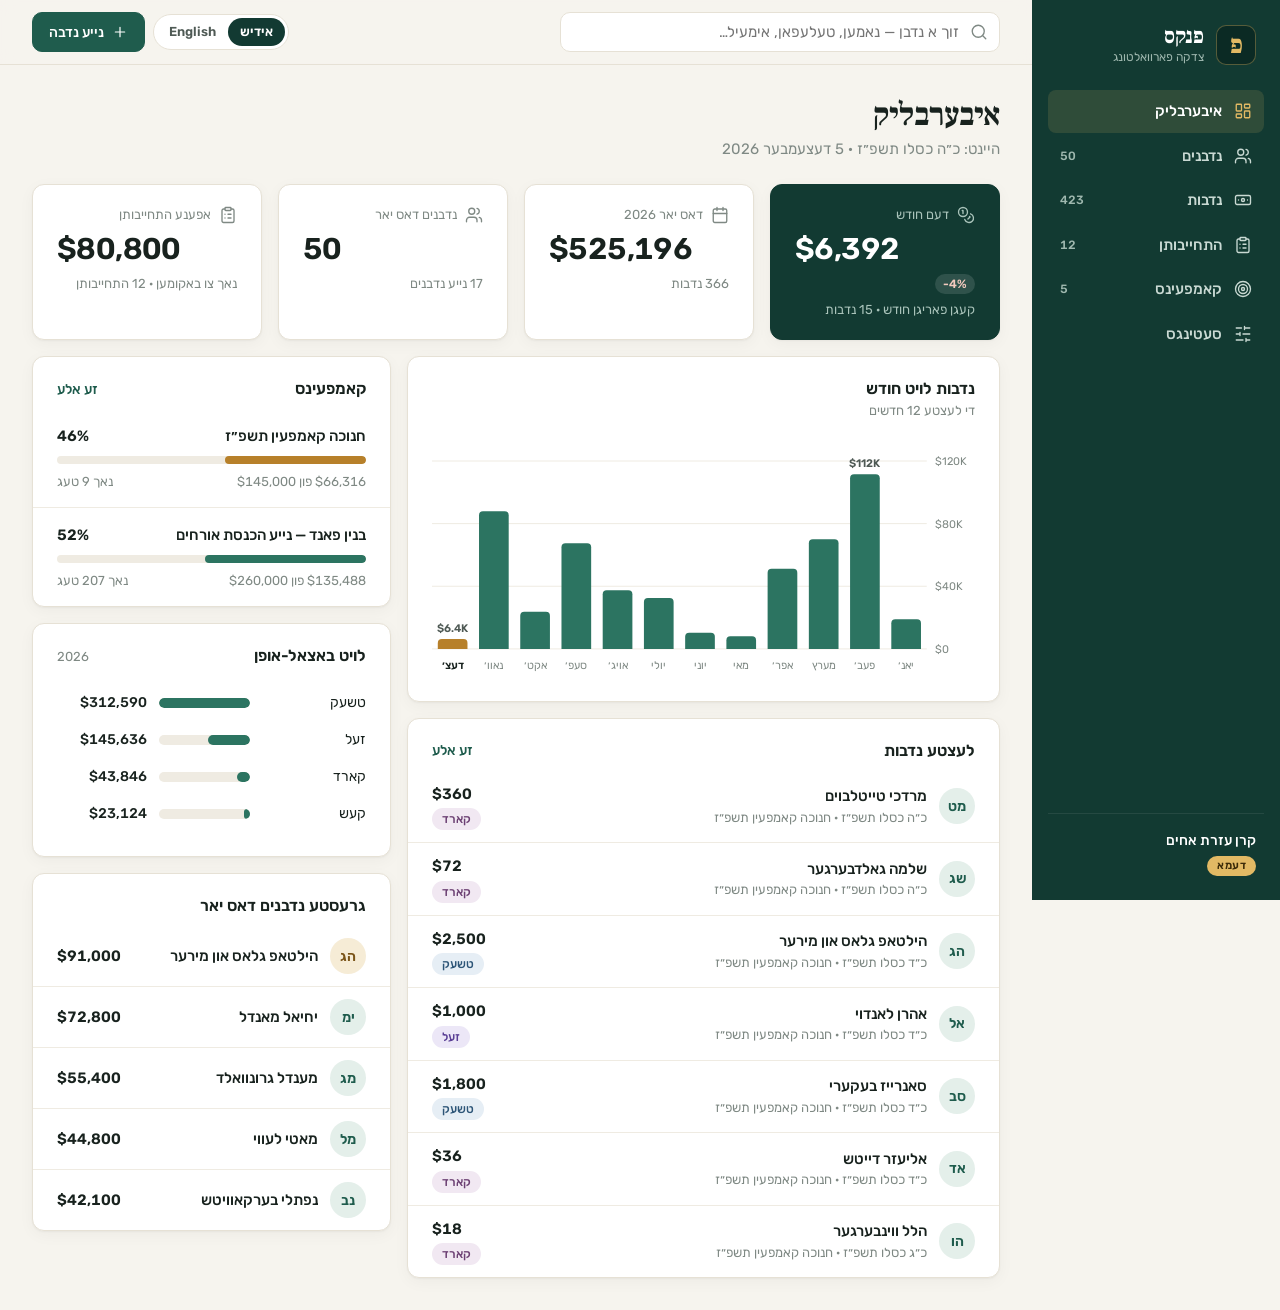
<file: demo/index.html>
<!doctype html>
<html lang="yi" dir="rtl">
<head>
<meta charset="utf-8">
<meta name="viewport" content="width=device-width, initial-scale=1, viewport-fit=cover">
<meta name="theme-color" content="#123A32">
<title>פנקס · Pinkas — Tzedakah Manager (Demo)</title>
<meta name="description" content="Pinkas: a bilingual Yiddish / English tzedakah and donations manager. Demo.">
<link rel="icon" href="data:image/svg+xml,%3Csvg xmlns='http://www.w3.org/2000/svg' viewBox='0 0 64 64'%3E%3Crect width='64' height='64' rx='14' fill='%23123A32'/%3E%3Ctext x='32' y='46' font-size='40' text-anchor='middle' fill='%23E2B964' font-family='serif'%3E%D7%A4%3C/text%3E%3C/svg%3E">
<link rel="preconnect" href="https://fonts.googleapis.com">
<link rel="preconnect" href="https://fonts.gstatic.com" crossorigin>
<link href="https://fonts.googleapis.com/css2?family=Frank+Ruhl+Libre:wght@500;700&family=Rubik:wght@400;500;600;700&display=swap" rel="stylesheet">
<link rel="stylesheet" href="app.css?v=1794808341">
</head>
<body>
<div id="app"></div>
<div id="modal-root"></div>
<div id="toast-root" aria-live="polite"></div>
<script src="app.js?v=1794808341"></script>
</body>
</html>
</file>
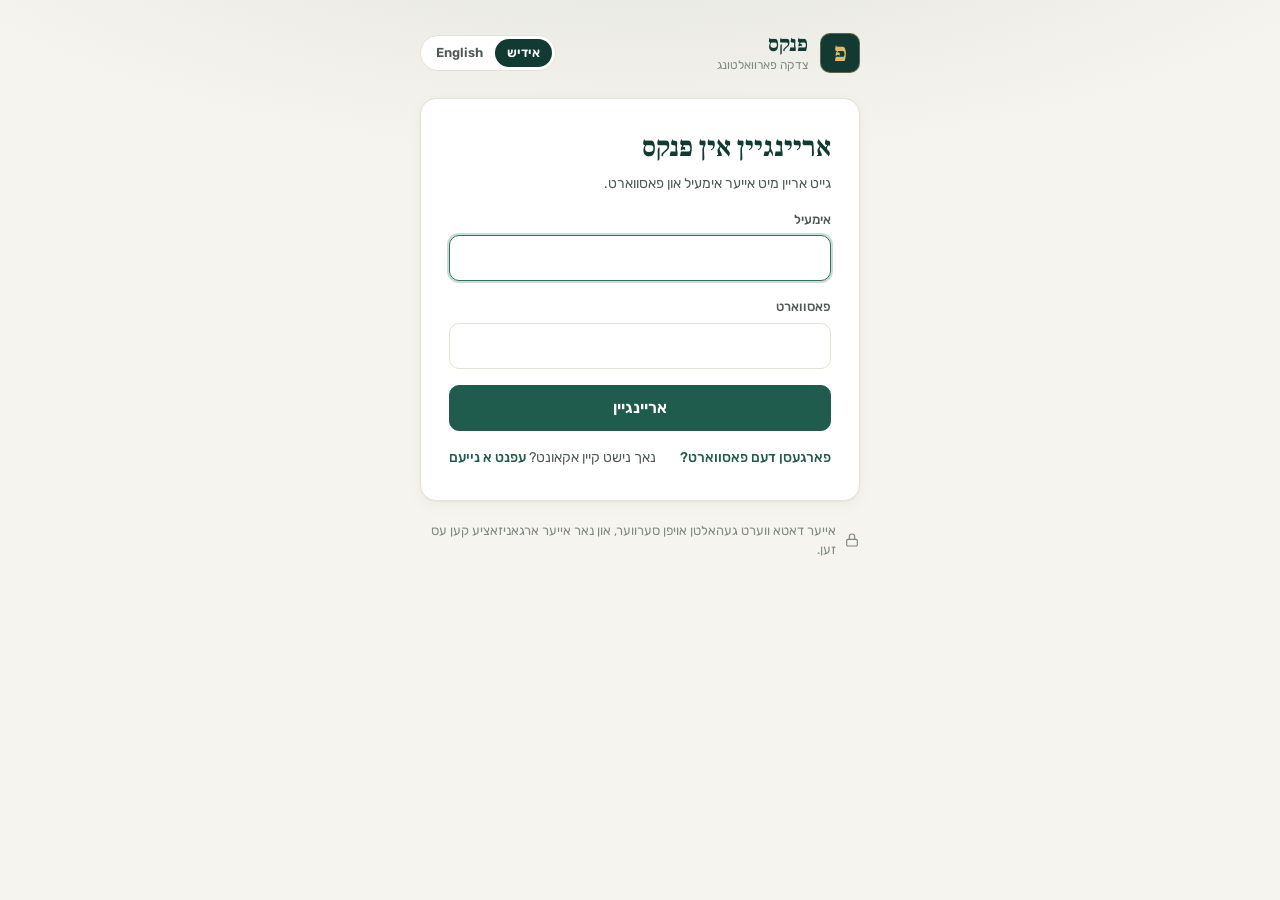
<file: full/index.html>
<!doctype html>
<html lang="yi" dir="rtl">
<head>
<meta charset="utf-8">
<meta name="viewport" content="width=device-width, initial-scale=1, viewport-fit=cover">
<meta name="theme-color" content="#123A32">
<title>פנקס · Pinkas — Tzedakah Manager</title>
<meta name="description" content="Pinkas: a bilingual Yiddish / English tzedakah and donations manager, with accounts and shared data.">
<link rel="icon" href="data:image/svg+xml,%3Csvg xmlns='http://www.w3.org/2000/svg' viewBox='0 0 64 64'%3E%3Crect width='64' height='64' rx='14' fill='%23123A32'/%3E%3Ctext x='32' y='46' font-size='40' text-anchor='middle' fill='%23E2B964' font-family='serif'%3E%D7%A4%3C/text%3E%3C/svg%3E">
<link rel="preconnect" href="https://fonts.googleapis.com">
<link rel="preconnect" href="https://fonts.gstatic.com" crossorigin>
<link href="https://fonts.googleapis.com/css2?family=Frank+Ruhl+Libre:wght@500;700&family=Rubik:wght@400;500;600;700&display=swap" rel="stylesheet">
<link rel="stylesheet" href="app.css?v=1794810193">
</head>
<body>
<div id="app"></div>
<div id="modal-root"></div>
<div id="toast-root" aria-live="polite"></div>
<script src="supabase.js?v=2.119.0"></script>
<script src="app.js?v=1794810193"></script>
</body>
</html>
</file>
<file: demo/app.css>
:root{
  --bg:#F6F4EE; --surface:#FFFFFF; --surface-2:#FBFAF6;
  --ink:#18221E; --ink-2:#4F5A55; --ink-3:#7F8984;
  --line:#E6E1D5; --line-2:#EFEBE2;
  --brand:#123A32; --brand-2:#1F5C4D; --brand-3:#2C7461; --brand-soft:#E4EFEA;
  --gold:#B7802A; --gold-2:#E2B964; --gold-soft:#F6ECD6;
  --danger:#B23E2B; --danger-soft:#F8E4DF;
  --warn:#9A6A12; --warn-soft:#FBEFD5;
  --r:12px; --r-sm:8px;
  --shadow:0 1px 2px rgba(24,34,30,.04),0 4px 16px rgba(24,34,30,.04);
  --font:'Rubik',system-ui,-apple-system,'Segoe UI',Arial,sans-serif;
  --serif:'Frank Ruhl Libre',Georgia,'Times New Roman',serif;
  --side:248px;
}
*{box-sizing:border-box}
[hidden]{display:none!important}
html,body{margin:0;padding:0}
body{font-family:var(--font);background:var(--bg);color:var(--ink);font-size:15px;line-height:1.5;-webkit-font-smoothing:antialiased;-webkit-tap-highlight-color:transparent}
button,input,select,textarea{font:inherit;color:inherit}
a{color:var(--brand-2);text-decoration:none}
svg.i{width:18px;height:18px;flex:none;stroke:currentColor;fill:none;stroke-width:1.8;stroke-linecap:round;stroke-linejoin:round}
[dir=rtl] .flip{transform:scaleX(-1)}
.num{font-variant-numeric:tabular-nums;direction:ltr;unicode-bidi:isolate}
.muted{color:var(--ink-3)}
.sr{position:absolute;width:1px;height:1px;overflow:hidden;clip:rect(0 0 0 0)}

/* ---------- shell ---------- */
.shell{display:grid;grid-template-columns:var(--side) 1fr;min-height:100vh}
.side{background:var(--brand);color:#DCE7E2;position:sticky;top:0;height:100vh;display:flex;flex-direction:column;padding:24px 16px}
.logo{display:flex;align-items:center;gap:12px;padding:0 8px 24px}
.logo-mark{width:40px;height:40px;border-radius:10px;background:#0B2A24;display:grid;place-items:center;font-family:var(--serif);font-weight:700;font-size:26px;color:var(--gold-2);line-height:1;border:1px solid rgba(226,185,100,.35)}
.logo-name{font-family:var(--serif);font-size:22px;font-weight:700;color:#fff;line-height:1.1}
.logo-sub{font-size:12px;color:#9FB8AF}
.nav{display:flex;flex-direction:column;gap:2px}
.nav a{display:flex;align-items:center;gap:12px;padding:10px 12px;border-radius:var(--r-sm);color:#C9D9D3;font-weight:500}
.nav a:hover{background:rgba(255,255,255,.06);color:#fff}
.nav a.on{background:rgba(226,185,100,.14);color:#fff}
.nav a.on svg{color:var(--gold-2)}
.nav .count{margin-inline-start:auto;font-size:12px;color:#9FB8AF;font-variant-numeric:tabular-nums}
.side-foot{margin-top:auto;padding:16px 8px 0;border-top:1px solid rgba(255,255,255,.08);font-size:13px;color:#9FB8AF}
.side-foot .org{color:#fff;font-weight:500;margin-bottom:4px;font-size:14px}
.demo-pill{display:inline-flex;align-items:center;gap:6px;font-size:11px;font-weight:600;letter-spacing:.04em;text-transform:uppercase;background:var(--gold-2);color:#3B2A08;border-radius:999px;padding:2px 10px}

.main{min-width:0;display:flex;flex-direction:column}
.top{position:sticky;top:0;z-index:20;background:rgba(246,244,238,.92);backdrop-filter:blur(8px);border-bottom:1px solid var(--line);display:flex;align-items:center;gap:12px;padding:12px 32px}
.top .m-logo{display:none}
.search{position:relative;flex:1;max-width:440px}
.search input{width:100%;height:40px;border:1px solid var(--line);background:var(--surface);border-radius:10px;padding:0 40px 0 12px}
[dir=ltr] .search input{padding:0 12px 0 40px}
.search svg{position:absolute;top:11px;inset-inline-start:12px;color:var(--ink-3)}
.search input:focus{outline:2px solid rgba(31,92,77,.25);border-color:var(--brand-3)}
.search-pop{position:absolute;top:46px;inset-inline:0;background:var(--surface);border:1px solid var(--line);border-radius:10px;box-shadow:0 12px 32px rgba(24,34,30,.12);padding:6px;z-index:30}
.search-pop a{display:flex;justify-content:space-between;gap:12px;padding:8px 10px;border-radius:6px;color:var(--ink)}
.search-pop a:hover,.search-pop a.hl{background:var(--brand-soft)}
.search-pop .empty{padding:10px;color:var(--ink-3);font-size:14px}
.top-actions{display:flex;align-items:center;gap:8px;margin-inline-start:auto}
.lang{display:inline-flex;background:var(--surface);border:1px solid var(--line);border-radius:999px;padding:3px}
.lang button{border:0;background:none;border-radius:999px;padding:4px 12px;font-size:13px;font-weight:600;color:var(--ink-2);cursor:pointer}
.lang button.on{background:var(--brand);color:#fff}
.icon-btn{width:40px;height:40px;border-radius:10px;border:1px solid var(--line);background:var(--surface);display:grid;place-items:center;cursor:pointer;color:var(--ink-2)}
.content{padding:32px;max-width:1240px;width:100%;margin:0 auto}
.page-head{display:flex;align-items:flex-end;justify-content:space-between;gap:16px;margin-bottom:24px;flex-wrap:wrap}
.page-head h1{font-family:var(--serif);font-size:32px;line-height:1.15;margin:0;font-weight:700;letter-spacing:-.01em}
.page-head .sub{color:var(--ink-3);margin-top:4px}
.page-head .actions{display:flex;gap:8px;flex-wrap:wrap}
.crumb{display:inline-flex;align-items:center;gap:6px;color:var(--ink-3);font-size:14px;margin-bottom:8px}
.crumb:hover{color:var(--brand-2)}

/* ---------- buttons ---------- */
.btn{display:inline-flex;align-items:center;justify-content:center;gap:8px;height:40px;padding:0 16px;border-radius:10px;border:1px solid var(--line);background:var(--surface);color:var(--ink);font-weight:500;cursor:pointer;white-space:nowrap;font-size:14px}
.btn:hover{border-color:#D3CCBC;background:var(--surface-2)}
.btn.primary{background:var(--brand-2);border-color:var(--brand-2);color:#fff}
.btn.primary:hover{background:var(--brand)}
.btn.gold{background:var(--gold);border-color:var(--gold);color:#fff}
.btn.danger{color:var(--danger)}
.btn.danger:hover{background:var(--danger-soft);border-color:#EBC3B9}
.btn.sm{height:32px;padding:0 10px;font-size:13px;border-radius:8px}
.btn.ghost{border-color:transparent;background:transparent}
.btn.ghost:hover{background:rgba(24,34,30,.05)}
.btn svg.i{width:16px;height:16px}
.link-btn{border:0;background:none;color:var(--brand-2);font-weight:500;cursor:pointer;padding:0;font-size:14px}

/* ---------- cards / kpis ---------- */
.card{background:var(--surface);border:1px solid var(--line);border-radius:var(--r);box-shadow:var(--shadow)}
.card-h{display:flex;align-items:center;justify-content:space-between;gap:12px;padding:20px 24px 0}
.card-h h2{font-size:16px;font-weight:600;margin:0}
.card-b{padding:16px 24px 24px}
.grid{display:grid;gap:16px}
.kpis{display:grid;grid-template-columns:repeat(4,1fr);gap:16px;margin-bottom:16px}
.kpi{padding:20px 24px}
.kpi .lbl{font-size:13px;color:var(--ink-3);display:flex;align-items:center;gap:8px}
.kpi .val{font-size:30px;font-weight:600;margin-top:8px;letter-spacing:-.02em;line-height:1.1}
.kpi .foot{font-size:13px;color:var(--ink-3);margin-top:8px;display:flex;align-items:center;gap:6px;flex-wrap:wrap}
.kpi.hero{background:var(--brand);border-color:var(--brand);color:#fff}
.kpi.hero .lbl,.kpi.hero .foot{color:#A9C3BA}
.kpi.hero .val{color:#fff}
.delta{font-weight:600;font-size:12px;border-radius:999px;padding:1px 8px;display:inline-flex;align-items:center}
.delta.up{background:var(--brand-soft);color:var(--brand-2)}
.delta.down{background:var(--danger-soft);color:var(--danger)}
.kpi.hero .delta.up{background:rgba(226,185,100,.2);color:var(--gold-2)}
.kpi.hero .delta.down{background:rgba(255,255,255,.12);color:#F3C9BE}
.kpis.k3{grid-template-columns:repeat(3,1fr)}
.dash{display:grid;grid-template-columns:1.65fr 1fr;gap:16px}
.dash > *{min-width:0}

/* ---------- chart ---------- */
.chart{position:relative}
.chart svg{display:block;width:100%;height:auto;overflow:visible}
.chart .bar{fill:var(--brand-3);transition:opacity .15s}
.chart .bar.cur{fill:var(--gold)}
.chart .hit{fill:transparent;cursor:pointer}
.chart .grid-l{stroke:var(--line-2);stroke-width:1}
.chart text{font-size:11px;fill:var(--ink-3);font-family:var(--font)}
.chart.hovering .bar{opacity:.45}
.chart.hovering .bar.hv{opacity:1}
.tip{position:absolute;pointer-events:none;background:var(--ink);color:#fff;border-radius:8px;padding:8px 12px;font-size:13px;white-space:nowrap;transform:translate(-50%,-100%);box-shadow:0 6px 20px rgba(0,0,0,.18);z-index:5}
.tip b{display:block;font-size:15px}
.tip .muted{color:#B9C4BF}

/* ---------- lists ---------- */
.rows{display:flex;flex-direction:column}
.row{display:grid;align-items:center;gap:12px;padding:12px 24px;border-top:1px solid var(--line-2);color:var(--ink)}
.row:first-child{border-top:0}
a.row:hover,.row.click:hover{background:var(--surface-2);cursor:pointer}
.row .name{font-weight:500;overflow:hidden;text-overflow:ellipsis;white-space:nowrap}
.row .meta{font-size:13px;color:var(--ink-3);overflow:hidden;text-overflow:ellipsis;white-space:nowrap}
.row .amt{font-weight:600;text-align:end;font-variant-numeric:tabular-nums}
.thead{display:grid;gap:12px;padding:10px 24px;font-size:12px;font-weight:600;color:var(--ink-3);text-transform:uppercase;letter-spacing:.04em;border-bottom:1px solid var(--line);background:var(--surface-2);border-radius:var(--r) var(--r) 0 0}
.thead .r,.row .r{text-align:end}
.avatar{width:36px;height:36px;border-radius:50%;display:grid;place-items:center;font-weight:600;font-size:14px;background:var(--brand-soft);color:var(--brand-2);flex:none}
.avatar.g{background:var(--gold-soft);color:#7A5418}
.avatar.lg{width:64px;height:64px;font-size:24px}
.who{display:flex;align-items:center;gap:12px;min-width:0}
.who > div{min-width:0}
.badge{display:inline-flex;align-items:center;gap:6px;font-size:12px;font-weight:500;padding:2px 10px;border-radius:999px;background:var(--line-2);color:var(--ink-2);white-space:nowrap}
.badge.m-cash{background:#EEF2E4;color:#4C6122}
.badge.m-check{background:#E6EEF5;color:#2D5577}
.badge.m-card{background:#F1E8F2;color:#6B3F72}
.badge.m-zelle{background:#ECE7F7;color:#5A3F95}
.badge.ok{background:var(--brand-soft);color:var(--brand-2)}
.badge.open{background:var(--warn-soft);color:var(--warn)}
.badge.late{background:var(--danger-soft);color:var(--danger)}
.badge.gold{background:var(--gold-soft);color:#7A5418}
.dot{width:8px;height:8px;border-radius:50%;background:currentColor}
.empty-state{padding:48px 24px;text-align:center;color:var(--ink-3)}
.empty-state b{display:block;color:var(--ink);font-size:16px;margin-bottom:4px}

/* donations table */
.t-don .thead,.t-don .row{grid-template-columns:120px minmax(160px,1.4fr) minmax(120px,1fr) 150px 110px 76px}
.t-donor .thead,.t-donor .row{grid-template-columns:minmax(200px,1.6fr) 130px 150px 120px 70px 120px}
.t-pl .thead,.t-pl .row{grid-template-columns:minmax(170px,1.3fr) minmax(110px,1fr) 90px 100px minmax(170px,1.1fr) 150px;column-gap:16px}
.row-actions{display:flex;gap:4px;justify-content:flex-end}
.hdate{font-size:12px;color:var(--ink-3)}

/* ---------- toolbar / filters ---------- */
.toolbar{display:flex;gap:8px;flex-wrap:wrap;align-items:center;padding:16px 24px;border-bottom:1px solid var(--line)}
.toolbar .search{max-width:none;flex:1 1 220px}
.toolbar .select{flex:0 1 230px;width:230px}
.select,.input,textarea.input{height:40px;border:1px solid var(--line);border-radius:10px;background:var(--surface);padding:0 12px;min-width:0}
textarea.input{height:auto;padding:10px 12px;resize:vertical;min-height:72px}
.select{padding-inline-end:28px;appearance:none;background-image:url("data:image/svg+xml,%3Csvg xmlns='http://www.w3.org/2000/svg' width='12' height='12' viewBox='0 0 24 24' fill='none' stroke='%237F8984' stroke-width='2.4' stroke-linecap='round'%3E%3Cpath d='m6 9 6 6 6-6'/%3E%3C/svg%3E");background-repeat:no-repeat;background-position:right 10px center}
[dir=rtl] .select{background-position:left 10px center}
.input:focus,.select:focus,textarea.input:focus{outline:2px solid rgba(31,92,77,.22);border-color:var(--brand-3)}
.sumline{display:flex;gap:24px;flex-wrap:wrap;padding:12px 24px;background:var(--surface-2);border-bottom:1px solid var(--line);font-size:14px;color:var(--ink-2)}
.sumline b{color:var(--ink);font-weight:600}
.chips{display:flex;gap:6px;flex-wrap:wrap}
.chip{height:32px;padding:0 12px;border-radius:999px;border:1px solid var(--line);background:var(--surface);font-size:13px;cursor:pointer;color:var(--ink-2);font-weight:500}
.chip.on{background:var(--brand);border-color:var(--brand);color:#fff}

/* ---------- progress ---------- */
.prog{height:8px;border-radius:999px;background:var(--line-2);overflow:hidden}
.prog > span{display:block;height:100%;border-radius:999px;background:var(--brand-3)}
.prog.gold > span{background:var(--gold)}
.prog.done > span{background:var(--brand-2)}
.camp{padding:16px 24px;border-top:1px solid var(--line-2);display:block;color:var(--ink)}
.camp:first-child{border-top:0}
.camp-top{display:flex;justify-content:space-between;gap:12px;margin-bottom:8px;align-items:baseline}
.camp-top .name{font-weight:500}
.camp-foot{display:flex;justify-content:space-between;font-size:13px;color:var(--ink-3);margin-top:8px}
.camps{display:grid;grid-template-columns:repeat(auto-fill,minmax(320px,1fr));gap:16px}
.camp-card{padding:24px;display:flex;flex-direction:column;gap:16px}
.camp-card h3{margin:0;font-family:var(--serif);font-size:22px;font-weight:700;line-height:1.2}
.camp-card .big{font-size:28px;font-weight:600;letter-spacing:-.02em}
.camp-stats{display:grid;grid-template-columns:repeat(3,1fr);gap:8px;padding-top:16px;border-top:1px solid var(--line-2)}
.camp-stats div{font-size:12px;color:var(--ink-3)}
.camp-stats b{display:block;font-size:16px;color:var(--ink);font-weight:600}
.method-row{display:grid;grid-template-columns:104px 1fr 90px;gap:12px;align-items:center;padding:8px 0}
.method-row .prog{height:10px}

/* ---------- donor page ---------- */
.profile{display:flex;gap:20px;align-items:center;padding:24px}
.profile h1{font-family:var(--serif);font-size:30px;margin:0;line-height:1.15}
.profile .alt{color:var(--ink-3);font-size:15px}
.contact{display:flex;flex-wrap:wrap;gap:8px 20px;margin-top:8px;font-size:14px;color:var(--ink-2)}
.contact span{display:inline-flex;align-items:center;gap:6px}
.contact svg.i{width:15px;height:15px;color:var(--ink-3)}
.stats4{display:grid;grid-template-columns:repeat(4,1fr);border-top:1px solid var(--line)}
.stats4 > div{padding:16px 24px;border-inline-start:1px solid var(--line-2)}
.stats4 > div:first-child{border-inline-start:0}
.stats4 .l{font-size:12px;color:var(--ink-3)}
.stats4 .v{font-size:20px;font-weight:600;margin-top:2px}
.two{display:grid;grid-template-columns:2fr 1fr;gap:16px;margin-top:16px}
.two > *{min-width:0}
.note-box{padding:16px 24px;color:var(--ink-2);font-size:14px;white-space:pre-wrap}

/* ---------- modal ---------- */
.overlay{position:fixed;inset:0;background:rgba(14,26,22,.45);z-index:100;display:grid;place-items:center;padding:24px;animation:fade .15s ease}
.modal{background:var(--surface);border-radius:16px;width:100%;max-width:560px;max-height:calc(100vh - 48px);display:flex;flex-direction:column;box-shadow:0 24px 64px rgba(0,0,0,.25);animation:rise .18s ease}
.modal.sm{max-width:420px}
.modal-h{display:flex;align-items:center;justify-content:space-between;padding:20px 24px;border-bottom:1px solid var(--line)}
.modal-h h3{margin:0;font-size:18px;font-weight:600}
.modal-b{padding:20px 24px;overflow:auto;display:grid;gap:16px}
.modal-f{display:flex;gap:8px;justify-content:flex-end;padding:16px 24px;border-top:1px solid var(--line);background:var(--surface-2);border-radius:0 0 16px 16px}
.modal-f .spacer{flex:1}
.field{display:grid;gap:6px}
.field label{font-size:13px;font-weight:500;color:var(--ink-2)}
.field .hint{font-size:12px;color:var(--ink-3)}
.field.err .input,.field.err .select{border-color:var(--danger)}
.field .errmsg{font-size:12px;color:var(--danger);display:none}
.field.err .errmsg{display:block}
.f2{display:grid;grid-template-columns:1fr 1fr;gap:16px}
.money{position:relative}
.money span{position:absolute;inset-inline-start:12px;top:9px;color:var(--ink-3);font-weight:500}
.money .input{padding-inline-start:28px;width:100%;font-size:18px;font-weight:600}
.seg{display:grid;grid-template-columns:repeat(4,1fr);gap:6px}
.seg button{height:40px;white-space:nowrap;padding:0 4px;border:1px solid var(--line);border-radius:10px;background:var(--surface);cursor:pointer;font-weight:500;font-size:14px;color:var(--ink-2)}
.seg button.on{border-color:var(--brand-2);background:var(--brand-soft);color:var(--brand-2);box-shadow:inset 0 0 0 1px var(--brand-2)}
.quick{display:flex;gap:6px;flex-wrap:wrap}
.quick button{height:28px;padding:0 10px;border-radius:999px;border:1px solid var(--line);background:var(--surface-2);font-size:12px;cursor:pointer;color:var(--ink-2)}
.quick button:hover{border-color:var(--brand-3);color:var(--brand-2)}
.w100{width:100%}
@keyframes fade{from{opacity:0}}
@keyframes rise{from{transform:translateY(12px);opacity:0}}

/* ---------- toast ---------- */
#toast-root{position:fixed;bottom:24px;inset-inline-start:50%;transform:translateX(-50%);z-index:200;display:grid;gap:8px;justify-items:center;pointer-events:none}
[dir=rtl] #toast-root{transform:translateX(50%)}
.toast{background:var(--ink);color:#fff;padding:12px 16px;border-radius:12px;box-shadow:0 12px 32px rgba(0,0,0,.25);display:flex;align-items:center;gap:12px;font-size:14px;pointer-events:auto;animation:rise .2s ease}
.toast a{color:var(--gold-2);font-weight:600}

/* ---------- settings ---------- */
.set-grid{display:grid;grid-template-columns:1.4fr 1fr;gap:16px;align-items:start}
.set-grid .card-b{display:grid;gap:16px}
.danger-zone{border-color:#EDCFC6}

/* ---------- receipt ---------- */
.receipt-wrap{max-width:780px;margin:0 auto}
.receipt-bar{display:flex;justify-content:space-between;align-items:center;gap:8px;margin-bottom:16px;flex-wrap:wrap}
.paper{background:#fff;border:1px solid var(--line);border-radius:4px;box-shadow:0 2px 24px rgba(24,34,30,.08);padding:56px 64px;position:relative;overflow:hidden}
.paper::before{content:"";position:absolute;inset-inline:0;top:0;height:6px;background:linear-gradient(90deg,var(--brand),var(--brand-3))}
.r-head{display:flex;justify-content:space-between;gap:24px;align-items:flex-start;padding-bottom:24px;border-bottom:2px solid var(--ink)}
.r-org{font-family:var(--serif);font-size:28px;font-weight:700;line-height:1.15}
.r-org-alt{font-family:var(--serif);font-size:16px;color:var(--ink-2);margin-top:2px}
[dir=rtl] .r-addr,[dir=rtl] .r-org-alt{text-align:right}
[dir=ltr] .r-org-alt{text-align:left}
.r-addr{font-size:13px;color:var(--ink-2);margin-top:8px;line-height:1.6}
.r-badge{text-align:end}
.r-badge .t{font-family:var(--serif);font-size:20px;font-weight:700;letter-spacing:.02em}
.r-badge .n{font-size:13px;color:var(--ink-2);margin-top:4px}
.bsd{position:absolute;top:18px;inset-inline-end:24px;font-family:var(--serif);font-size:13px;color:var(--ink-3)}
.r-sec{display:grid;grid-template-columns:1fr 1fr;gap:24px;padding:24px 0;border-bottom:1px solid var(--line)}
.r-lbl{font-size:11px;letter-spacing:.08em;text-transform:uppercase;color:var(--ink-3);font-weight:600;margin-bottom:6px}
.r-val{font-size:15px;line-height:1.6}
.r-amt{display:flex;justify-content:space-between;align-items:center;padding:24px;margin:24px 0;background:var(--surface-2);border:1px solid var(--line);border-radius:8px}
.r-amt .big{font-family:var(--serif);font-size:40px;font-weight:700}
.r-table{width:100%;border-collapse:collapse;font-size:14px;margin:16px 0}
.r-table th{text-align:start;font-size:11px;letter-spacing:.06em;text-transform:uppercase;color:var(--ink-3);border-bottom:1px solid var(--ink);padding:8px 6px}
.r-table td{padding:8px 6px;border-bottom:1px solid var(--line-2)}
.r-table td.r,.r-table th.r{text-align:end}
.r-table tfoot td{font-weight:700;border-bottom:0;border-top:2px solid var(--ink);font-size:15px}
.r-legal{font-size:13px;color:var(--ink-2);line-height:1.7}
.r-sign{display:flex;justify-content:space-between;align-items:flex-end;margin-top:48px;gap:24px}
.r-sign .line{border-top:1px solid var(--ink);padding-top:6px;min-width:220px;font-size:13px;color:var(--ink-2)}
.r-sign .sig{font-family:var(--serif);font-size:24px;font-style:italic;color:var(--brand-2);margin-bottom:4px}
.r-thanks{font-family:var(--serif);font-size:18px;text-align:center;margin-top:32px;color:var(--brand-2)}
.demo-tag{display:inline-block;margin-top:10px;border:1.5px solid var(--gold);color:#7A5418;font-weight:700;letter-spacing:.18em;font-size:11px;padding:2px 10px;border-radius:4px}

/* ---------- mobile nav ---------- */
.tabbar{display:none}
.fab{display:none}

@media (max-width:1100px){
  .kpis{grid-template-columns:repeat(2,1fr)}
  .kpis.k3{grid-template-columns:repeat(3,1fr)}
  .dash{grid-template-columns:1fr}
  .set-grid{grid-template-columns:1fr}
  .t-don .thead,.t-don .row{grid-template-columns:110px minmax(140px,1.4fr) minmax(110px,1fr) 130px 100px 76px}
  .t-pl .thead,.t-pl .row{grid-template-columns:minmax(150px,1.3fr) 0 0 100px minmax(150px,1fr) 150px;column-gap:12px}
  .t-pl .c-camp,.t-pl .c-amt,.t-pl .thead > :nth-child(2),.t-pl .thead > :nth-child(3){visibility:hidden;overflow:hidden}
}
@media (max-width:860px){
  :root{--side:0px}
  body{font-size:15px}
  .shell{grid-template-columns:1fr}
  .side{display:none}
  .top{padding:10px 12px;gap:6px}
  .top-actions{gap:6px}
  .top .icon-btn{width:36px;height:36px}
  .top .lang button{padding:4px 9px;font-size:12px}
  .top .m-logo .demo-pill{font-size:10px;padding:1px 8px}
  html,body{overflow-x:hidden}
  .top .m-logo{display:flex;align-items:center;gap:8px;font-family:var(--serif);font-weight:700;font-size:20px;color:var(--brand)}
  .top .m-logo .logo-mark{width:32px;height:32px;font-size:20px;border-radius:8px;background:var(--brand)}
  .top .search{display:none}
  .top .search.open{display:block;position:absolute;inset-inline:12px;top:8px;max-width:none;z-index:40}
  .top .search.open input{height:44px;box-shadow:0 8px 24px rgba(0,0,0,.12)}
  .top .search.open svg{top:13px}
  .top .search-toggle{display:grid}
  .top .add-top{display:none}
  .content{padding:20px 16px 112px}
  .page-head{margin-bottom:16px;align-items:center}
  .page-head h1{font-size:26px}
  .page-head .actions .btn.hide-m{display:none}
  .kpis{gap:10px;margin-bottom:10px}
  .kpi{padding:16px}
  .kpi .val{font-size:22px}
  .kpi .lbl{font-size:12px}
  .kpi.hero{grid-column:1/-1}
  .kpis > .kpi:nth-child(4){grid-column:1/-1}
  .kpis.k3{grid-template-columns:1fr 1fr}
  .k3 > .kpi:first-child{grid-column:1/-1}
  .chart text{font-size:10px}
  .kpi.hero .val{font-size:32px}
  .card-h{padding:16px 16px 0}
  .card-b{padding:12px 16px 16px}
  .row{padding:12px 16px}
  .thead{display:none}
  .toolbar{padding:12px 16px}
  .toolbar .search{flex:1 1 100%}
  .toolbar .select{flex:1 1 140px;width:140px}
  .chips{flex-wrap:nowrap;overflow-x:auto;scrollbar-width:none;margin:0 -16px;padding:0 16px}
  .chips::-webkit-scrollbar{display:none}
  .chip{flex:none}
  .sumline{padding:10px 16px;gap:16px}
  .t-don .row{grid-template-columns:1fr auto;grid-template-areas:"who amt" "info act";row-gap:4px}
  .t-don .row > .c-date{display:none}
  .t-don .row > .c-who{grid-area:who}
  .t-don .row > .c-camp{display:none}
  .t-don .row > .c-meth{grid-area:info;display:flex;gap:6px;align-items:center;flex-wrap:wrap}
  .t-don .row > .c-amt{grid-area:amt}
  .t-don .row > .c-act{grid-area:act}
  .t-don .m-date{display:inline}
  .t-donor .row{grid-template-columns:1fr auto}
  .t-donor .row > .c-hide{display:none}
  .t-pl .row{grid-template-columns:1fr auto;grid-template-areas:"who bal" "prog prog" "info act";row-gap:8px}
  .t-pl .row > .c-who{grid-area:who}
  .t-pl .row > .c-camp,.t-pl .row > .c-amt{display:none}
  .t-pl .row > .c-bal{grid-area:bal}
  .t-pl .row > .c-prog{grid-area:prog}
  .t-pl .row > .c-act{grid-area:act}
  .t-pl .row > .c-info{grid-area:info;display:block!important}
  .stats4{grid-template-columns:1fr 1fr}
  .stats4 > div{padding:12px 16px;border-top:1px solid var(--line-2)}
  .stats4 > div:nth-child(odd){border-inline-start:0}
  .two{grid-template-columns:1fr}
  .profile{padding:16px;gap:14px}
  .profile h1{font-size:24px}
  .avatar.lg{width:52px;height:52px;font-size:20px}
  .camps{grid-template-columns:1fr}
  .camp-card{padding:20px}
  .tabbar{display:grid;grid-template-columns:repeat(5,1fr);position:fixed;bottom:0;inset-inline:0;z-index:50;background:rgba(255,255,255,.97);backdrop-filter:blur(10px);border-top:1px solid var(--line);padding:6px 4px calc(6px + env(safe-area-inset-bottom))}
  .tabbar a{display:flex;flex-direction:column;align-items:center;gap:2px;font-size:11px;color:var(--ink-3);padding:4px 0;font-weight:500}
  .tabbar a svg.i{width:22px;height:22px}
  .tabbar a.on{color:var(--brand-2)}
  .tabbar a.on svg{stroke-width:2.2}
  .fab{display:grid;place-items:center;position:fixed;bottom:calc(76px + env(safe-area-inset-bottom));inset-inline-end:16px;width:56px;height:56px;border-radius:16px;background:var(--gold);color:#fff;border:0;box-shadow:0 8px 24px rgba(183,128,42,.45);z-index:49;cursor:pointer}
  .fab svg.i{width:26px;height:26px;stroke-width:2.2}
  .overlay{padding:0;align-items:end}
  .modal{max-width:none;border-radius:20px 20px 0 0;max-height:92vh}
  .modal-f{border-radius:0;padding-bottom:calc(16px + env(safe-area-inset-bottom))}
  .modal-b{padding:16px}
  .modal-h{padding:16px}
  .seg{grid-template-columns:repeat(4,1fr)}
  .paper{padding:32px 20px}
  .r-head{flex-direction:column;gap:16px}
  .r-badge{text-align:start}
  .r-sec{grid-template-columns:1fr;gap:16px}
  .r-amt .big{font-size:30px}
  .r-amt{padding:16px}
  .r-sign{flex-direction:column;align-items:stretch}
  #toast-root{bottom:96px;width:calc(100% - 32px)}
  .method-row{grid-template-columns:92px 1fr 80px}
}
@media (min-width:861px){
  .search-toggle{display:none!important}
  .m-only{display:none!important}
}
@media (max-width:420px){
  .f2{grid-template-columns:1fr}
  .f2.keep{grid-template-columns:1fr 1fr}
  .page-head .actions .btn .lbl-m{display:none}
}

/* ---------- print ---------- */
@media print{
  @page{margin:14mm}
  body{background:#fff}
  .side,.top,.tabbar,.fab,.receipt-bar,#toast-root,.no-print{display:none!important}
  .shell{display:block}
  .content{padding:0;max-width:none}
  .paper{border:0;box-shadow:none;padding:0}
  .paper::before{display:none}
  .paper{padding-top:28px!important}
  .bsd{top:0}
}

/* numbers are isolated LTR runs; keep their columns aligned to the RTL "end" (left) */
[dir=rtl] .amt.num,[dir=rtl] .r.num,[dir=rtl] .r-table td.r,[dir=rtl] .r-table th.r{text-align:left}
body[data-page=receipt] .fab,body[data-page=statement] .fab{display:none}
</file>
<file: full/app.css>
:root{
  --bg:#F6F4EE; --surface:#FFFFFF; --surface-2:#FBFAF6;
  --ink:#18221E; --ink-2:#4F5A55; --ink-3:#7F8984;
  --line:#E6E1D5; --line-2:#EFEBE2;
  --brand:#123A32; --brand-2:#1F5C4D; --brand-3:#2C7461; --brand-soft:#E4EFEA;
  --gold:#B7802A; --gold-2:#E2B964; --gold-soft:#F6ECD6;
  --danger:#B23E2B; --danger-soft:#F8E4DF;
  --warn:#9A6A12; --warn-soft:#FBEFD5;
  --r:12px; --r-sm:8px;
  --shadow:0 1px 2px rgba(24,34,30,.04),0 4px 16px rgba(24,34,30,.04);
  --font:'Rubik',system-ui,-apple-system,'Segoe UI',Arial,sans-serif;
  --serif:'Frank Ruhl Libre',Georgia,'Times New Roman',serif;
  --side:248px;
}
*{box-sizing:border-box}
[hidden]{display:none!important}
html,body{margin:0;padding:0}
body{font-family:var(--font);background:var(--bg);color:var(--ink);font-size:15px;line-height:1.5;-webkit-font-smoothing:antialiased;-webkit-tap-highlight-color:transparent}
button,input,select,textarea{font:inherit;color:inherit}
a{color:var(--brand-2);text-decoration:none}
svg.i{width:18px;height:18px;flex:none;stroke:currentColor;fill:none;stroke-width:1.8;stroke-linecap:round;stroke-linejoin:round}
[dir=rtl] .flip{transform:scaleX(-1)}
.num{font-variant-numeric:tabular-nums;direction:ltr;unicode-bidi:isolate}
.muted{color:var(--ink-3)}
.sr{position:absolute;width:1px;height:1px;overflow:hidden;clip:rect(0 0 0 0)}

/* ---------- shell ---------- */
.shell{display:grid;grid-template-columns:var(--side) 1fr;min-height:100vh}
.side{background:var(--brand);color:#DCE7E2;position:sticky;top:0;height:100vh;display:flex;flex-direction:column;padding:24px 16px}
.logo{display:flex;align-items:center;gap:12px;padding:0 8px 24px}
.logo-mark{width:40px;height:40px;border-radius:10px;background:#0B2A24;display:grid;place-items:center;font-family:var(--serif);font-weight:700;font-size:26px;color:var(--gold-2);line-height:1;border:1px solid rgba(226,185,100,.35)}
.logo-name{font-family:var(--serif);font-size:22px;font-weight:700;color:#fff;line-height:1.1}
.logo-sub{font-size:12px;color:#9FB8AF}
.nav{display:flex;flex-direction:column;gap:2px}
.nav a{display:flex;align-items:center;gap:12px;padding:10px 12px;border-radius:var(--r-sm);color:#C9D9D3;font-weight:500}
.nav a:hover{background:rgba(255,255,255,.06);color:#fff}
.nav a.on{background:rgba(226,185,100,.14);color:#fff}
.nav a.on svg{color:var(--gold-2)}
.nav .count{margin-inline-start:auto;font-size:12px;color:#9FB8AF;font-variant-numeric:tabular-nums}
.side-foot{margin-top:auto;padding:16px 8px 0;border-top:1px solid rgba(255,255,255,.08);font-size:13px;color:#9FB8AF}
.side-foot .org{color:#fff;font-weight:500;margin-bottom:4px;font-size:14px}
.demo-pill{display:inline-flex;align-items:center;gap:6px;font-size:11px;font-weight:600;letter-spacing:.04em;text-transform:uppercase;background:var(--gold-2);color:#3B2A08;border-radius:999px;padding:2px 10px}

.main{min-width:0;display:flex;flex-direction:column}
.top{position:sticky;top:0;z-index:20;background:rgba(246,244,238,.92);backdrop-filter:blur(8px);border-bottom:1px solid var(--line);display:flex;align-items:center;gap:12px;padding:12px 32px}
.top .m-logo{display:none}
.search{position:relative;flex:1;max-width:440px}
.search input{width:100%;height:40px;border:1px solid var(--line);background:var(--surface);border-radius:10px;padding:0 40px 0 12px}
[dir=ltr] .search input{padding:0 12px 0 40px}
.search svg{position:absolute;top:11px;inset-inline-start:12px;color:var(--ink-3)}
.search input:focus{outline:2px solid rgba(31,92,77,.25);border-color:var(--brand-3)}
.search-pop{position:absolute;top:46px;inset-inline:0;background:var(--surface);border:1px solid var(--line);border-radius:10px;box-shadow:0 12px 32px rgba(24,34,30,.12);padding:6px;z-index:30}
.search-pop a{display:flex;justify-content:space-between;gap:12px;padding:8px 10px;border-radius:6px;color:var(--ink)}
.search-pop a:hover,.search-pop a.hl{background:var(--brand-soft)}
.search-pop .empty{padding:10px;color:var(--ink-3);font-size:14px}
.top-actions{display:flex;align-items:center;gap:8px;margin-inline-start:auto}
.lang{display:inline-flex;background:var(--surface);border:1px solid var(--line);border-radius:999px;padding:3px}
.lang button{border:0;background:none;border-radius:999px;padding:4px 12px;font-size:13px;font-weight:600;color:var(--ink-2);cursor:pointer}
.lang button.on{background:var(--brand);color:#fff}
.icon-btn{width:40px;height:40px;border-radius:10px;border:1px solid var(--line);background:var(--surface);display:grid;place-items:center;cursor:pointer;color:var(--ink-2)}
.content{padding:32px;max-width:1240px;width:100%;margin:0 auto}
.page-head{display:flex;align-items:flex-end;justify-content:space-between;gap:16px;margin-bottom:24px;flex-wrap:wrap}
.page-head h1{font-family:var(--serif);font-size:32px;line-height:1.15;margin:0;font-weight:700;letter-spacing:-.01em}
.page-head .sub{color:var(--ink-3);margin-top:4px}
.page-head .actions{display:flex;gap:8px;flex-wrap:wrap}
.crumb{display:inline-flex;align-items:center;gap:6px;color:var(--ink-3);font-size:14px;margin-bottom:8px}
.crumb:hover{color:var(--brand-2)}

/* ---------- buttons ---------- */
.btn{display:inline-flex;align-items:center;justify-content:center;gap:8px;height:40px;padding:0 16px;border-radius:10px;border:1px solid var(--line);background:var(--surface);color:var(--ink);font-weight:500;cursor:pointer;white-space:nowrap;font-size:14px}
.btn:hover{border-color:#D3CCBC;background:var(--surface-2)}
.btn.primary{background:var(--brand-2);border-color:var(--brand-2);color:#fff}
.btn.primary:hover{background:var(--brand)}
.btn.gold{background:var(--gold);border-color:var(--gold);color:#fff}
.btn.danger{color:var(--danger)}
.btn.danger:hover{background:var(--danger-soft);border-color:#EBC3B9}
.btn.sm{height:32px;padding:0 10px;font-size:13px;border-radius:8px}
.btn.ghost{border-color:transparent;background:transparent}
.btn.ghost:hover{background:rgba(24,34,30,.05)}
.btn svg.i{width:16px;height:16px}
.link-btn{border:0;background:none;color:var(--brand-2);font-weight:500;cursor:pointer;padding:0;font-size:14px}

/* ---------- cards / kpis ---------- */
.card{background:var(--surface);border:1px solid var(--line);border-radius:var(--r);box-shadow:var(--shadow)}
.card-h{display:flex;align-items:center;justify-content:space-between;gap:12px;padding:20px 24px 0}
.card-h h2{font-size:16px;font-weight:600;margin:0}
.card-b{padding:16px 24px 24px}
.grid{display:grid;gap:16px}
.kpis{display:grid;grid-template-columns:repeat(4,1fr);gap:16px;margin-bottom:16px}
.kpi{padding:20px 24px}
.kpi .lbl{font-size:13px;color:var(--ink-3);display:flex;align-items:center;gap:8px}
.kpi .val{font-size:30px;font-weight:600;margin-top:8px;letter-spacing:-.02em;line-height:1.1}
.kpi .foot{font-size:13px;color:var(--ink-3);margin-top:8px;display:flex;align-items:center;gap:6px;flex-wrap:wrap}
.kpi.hero{background:var(--brand);border-color:var(--brand);color:#fff}
.kpi.hero .lbl,.kpi.hero .foot{color:#A9C3BA}
.kpi.hero .val{color:#fff}
.delta{font-weight:600;font-size:12px;border-radius:999px;padding:1px 8px;display:inline-flex;align-items:center}
.delta.up{background:var(--brand-soft);color:var(--brand-2)}
.delta.down{background:var(--danger-soft);color:var(--danger)}
.kpi.hero .delta.up{background:rgba(226,185,100,.2);color:var(--gold-2)}
.kpi.hero .delta.down{background:rgba(255,255,255,.12);color:#F3C9BE}
.kpis.k3{grid-template-columns:repeat(3,1fr)}
.dash{display:grid;grid-template-columns:1.65fr 1fr;gap:16px}
.dash > *{min-width:0}

/* ---------- chart ---------- */
.chart{position:relative}
.chart svg{display:block;width:100%;height:auto;overflow:visible}
.chart .bar{fill:var(--brand-3);transition:opacity .15s}
.chart .bar.cur{fill:var(--gold)}
.chart .hit{fill:transparent;cursor:pointer}
.chart .grid-l{stroke:var(--line-2);stroke-width:1}
.chart text{font-size:11px;fill:var(--ink-3);font-family:var(--font)}
.chart.hovering .bar{opacity:.45}
.chart.hovering .bar.hv{opacity:1}
.tip{position:absolute;pointer-events:none;background:var(--ink);color:#fff;border-radius:8px;padding:8px 12px;font-size:13px;white-space:nowrap;transform:translate(-50%,-100%);box-shadow:0 6px 20px rgba(0,0,0,.18);z-index:5}
.tip b{display:block;font-size:15px}
.tip .muted{color:#B9C4BF}

/* ---------- lists ---------- */
.rows{display:flex;flex-direction:column}
.row{display:grid;align-items:center;gap:12px;padding:12px 24px;border-top:1px solid var(--line-2);color:var(--ink)}
.row:first-child{border-top:0}
a.row:hover,.row.click:hover{background:var(--surface-2);cursor:pointer}
.row .name{font-weight:500;overflow:hidden;text-overflow:ellipsis;white-space:nowrap}
.row .meta{font-size:13px;color:var(--ink-3);overflow:hidden;text-overflow:ellipsis;white-space:nowrap}
.row .amt{font-weight:600;text-align:end;font-variant-numeric:tabular-nums}
.thead{display:grid;gap:12px;padding:10px 24px;font-size:12px;font-weight:600;color:var(--ink-3);text-transform:uppercase;letter-spacing:.04em;border-bottom:1px solid var(--line);background:var(--surface-2);border-radius:var(--r) var(--r) 0 0}
.thead .r,.row .r{text-align:end}
.avatar{width:36px;height:36px;border-radius:50%;display:grid;place-items:center;font-weight:600;font-size:14px;background:var(--brand-soft);color:var(--brand-2);flex:none}
.avatar.g{background:var(--gold-soft);color:#7A5418}
.avatar.lg{width:64px;height:64px;font-size:24px}
.who{display:flex;align-items:center;gap:12px;min-width:0}
.who > div{min-width:0}
.badge{display:inline-flex;align-items:center;gap:6px;font-size:12px;font-weight:500;padding:2px 10px;border-radius:999px;background:var(--line-2);color:var(--ink-2);white-space:nowrap}
.badge.m-cash{background:#EEF2E4;color:#4C6122}
.badge.m-check{background:#E6EEF5;color:#2D5577}
.badge.m-card{background:#F1E8F2;color:#6B3F72}
.badge.m-zelle{background:#ECE7F7;color:#5A3F95}
.badge.ok{background:var(--brand-soft);color:var(--brand-2)}
.badge.open{background:var(--warn-soft);color:var(--warn)}
.badge.late{background:var(--danger-soft);color:var(--danger)}
.badge.gold{background:var(--gold-soft);color:#7A5418}
.dot{width:8px;height:8px;border-radius:50%;background:currentColor}
.empty-state{padding:48px 24px;text-align:center;color:var(--ink-3)}
.empty-state b{display:block;color:var(--ink);font-size:16px;margin-bottom:4px}

/* donations table */
.t-don .thead,.t-don .row{grid-template-columns:120px minmax(160px,1.4fr) minmax(120px,1fr) 150px 110px 76px}
.t-donor .thead,.t-donor .row{grid-template-columns:minmax(200px,1.6fr) 130px 150px 120px 70px 120px}
.t-pl .thead,.t-pl .row{grid-template-columns:minmax(170px,1.3fr) minmax(110px,1fr) 90px 100px minmax(170px,1.1fr) 150px;column-gap:16px}
.row-actions{display:flex;gap:4px;justify-content:flex-end}
.hdate{font-size:12px;color:var(--ink-3)}

/* ---------- toolbar / filters ---------- */
.toolbar{display:flex;gap:8px;flex-wrap:wrap;align-items:center;padding:16px 24px;border-bottom:1px solid var(--line)}
.toolbar .search{max-width:none;flex:1 1 220px}
.toolbar .select{flex:0 1 230px;width:230px}
.select,.input,textarea.input{height:40px;border:1px solid var(--line);border-radius:10px;background:var(--surface);padding:0 12px;min-width:0}
textarea.input{height:auto;padding:10px 12px;resize:vertical;min-height:72px}
.select{padding-inline-end:28px;appearance:none;background-image:url("data:image/svg+xml,%3Csvg xmlns='http://www.w3.org/2000/svg' width='12' height='12' viewBox='0 0 24 24' fill='none' stroke='%237F8984' stroke-width='2.4' stroke-linecap='round'%3E%3Cpath d='m6 9 6 6 6-6'/%3E%3C/svg%3E");background-repeat:no-repeat;background-position:right 10px center}
[dir=rtl] .select{background-position:left 10px center}
.input:focus,.select:focus,textarea.input:focus{outline:2px solid rgba(31,92,77,.22);border-color:var(--brand-3)}
.sumline{display:flex;gap:24px;flex-wrap:wrap;padding:12px 24px;background:var(--surface-2);border-bottom:1px solid var(--line);font-size:14px;color:var(--ink-2)}
.sumline b{color:var(--ink);font-weight:600}
.chips{display:flex;gap:6px;flex-wrap:wrap}
.chip{height:32px;padding:0 12px;border-radius:999px;border:1px solid var(--line);background:var(--surface);font-size:13px;cursor:pointer;color:var(--ink-2);font-weight:500}
.chip.on{background:var(--brand);border-color:var(--brand);color:#fff}

/* ---------- progress ---------- */
.prog{height:8px;border-radius:999px;background:var(--line-2);overflow:hidden}
.prog > span{display:block;height:100%;border-radius:999px;background:var(--brand-3)}
.prog.gold > span{background:var(--gold)}
.prog.done > span{background:var(--brand-2)}
.camp{padding:16px 24px;border-top:1px solid var(--line-2);display:block;color:var(--ink)}
.camp:first-child{border-top:0}
.camp-top{display:flex;justify-content:space-between;gap:12px;margin-bottom:8px;align-items:baseline}
.camp-top .name{font-weight:500}
.camp-foot{display:flex;justify-content:space-between;font-size:13px;color:var(--ink-3);margin-top:8px}
.camps{display:grid;grid-template-columns:repeat(auto-fill,minmax(320px,1fr));gap:16px}
.camp-card{padding:24px;display:flex;flex-direction:column;gap:16px}
.camp-card h3{margin:0;font-family:var(--serif);font-size:22px;font-weight:700;line-height:1.2}
.camp-card .big{font-size:28px;font-weight:600;letter-spacing:-.02em}
.camp-stats{display:grid;grid-template-columns:repeat(3,1fr);gap:8px;padding-top:16px;border-top:1px solid var(--line-2)}
.camp-stats div{font-size:12px;color:var(--ink-3)}
.camp-stats b{display:block;font-size:16px;color:var(--ink);font-weight:600}
.method-row{display:grid;grid-template-columns:104px 1fr 90px;gap:12px;align-items:center;padding:8px 0}
.method-row .prog{height:10px}

/* ---------- donor page ---------- */
.profile{display:flex;gap:20px;align-items:center;padding:24px}
.profile h1{font-family:var(--serif);font-size:30px;margin:0;line-height:1.15}
.profile .alt{color:var(--ink-3);font-size:15px}
.contact{display:flex;flex-wrap:wrap;gap:8px 20px;margin-top:8px;font-size:14px;color:var(--ink-2)}
.contact span{display:inline-flex;align-items:center;gap:6px}
.contact svg.i{width:15px;height:15px;color:var(--ink-3)}
.stats4{display:grid;grid-template-columns:repeat(4,1fr);border-top:1px solid var(--line)}
.stats4 > div{padding:16px 24px;border-inline-start:1px solid var(--line-2)}
.stats4 > div:first-child{border-inline-start:0}
.stats4 .l{font-size:12px;color:var(--ink-3)}
.stats4 .v{font-size:20px;font-weight:600;margin-top:2px}
.two{display:grid;grid-template-columns:2fr 1fr;gap:16px;margin-top:16px}
.two > *{min-width:0}
.note-box{padding:16px 24px;color:var(--ink-2);font-size:14px;white-space:pre-wrap}

/* ---------- modal ---------- */
.overlay{position:fixed;inset:0;background:rgba(14,26,22,.45);z-index:100;display:grid;place-items:center;padding:24px;animation:fade .15s ease}
.modal{background:var(--surface);border-radius:16px;width:100%;max-width:560px;max-height:calc(100vh - 48px);display:flex;flex-direction:column;box-shadow:0 24px 64px rgba(0,0,0,.25);animation:rise .18s ease}
.modal.sm{max-width:420px}
.modal-h{display:flex;align-items:center;justify-content:space-between;padding:20px 24px;border-bottom:1px solid var(--line)}
.modal-h h3{margin:0;font-size:18px;font-weight:600}
.modal-b{padding:20px 24px;overflow:auto;display:grid;gap:16px}
.modal-f{display:flex;gap:8px;justify-content:flex-end;padding:16px 24px;border-top:1px solid var(--line);background:var(--surface-2);border-radius:0 0 16px 16px}
.modal-f .spacer{flex:1}
.field{display:grid;gap:6px}
.field label{font-size:13px;font-weight:500;color:var(--ink-2)}
.field .hint{font-size:12px;color:var(--ink-3)}
.field.err .input,.field.err .select{border-color:var(--danger)}
.field .errmsg{font-size:12px;color:var(--danger);display:none}
.field.err .errmsg{display:block}
.f2{display:grid;grid-template-columns:1fr 1fr;gap:16px}
.money{position:relative}
.money span{position:absolute;inset-inline-start:12px;top:9px;color:var(--ink-3);font-weight:500}
.money .input{padding-inline-start:28px;width:100%;font-size:18px;font-weight:600}
.seg{display:grid;grid-template-columns:repeat(4,1fr);gap:6px}
.seg button{height:40px;white-space:nowrap;padding:0 4px;border:1px solid var(--line);border-radius:10px;background:var(--surface);cursor:pointer;font-weight:500;font-size:14px;color:var(--ink-2)}
.seg button.on{border-color:var(--brand-2);background:var(--brand-soft);color:var(--brand-2);box-shadow:inset 0 0 0 1px var(--brand-2)}
.quick{display:flex;gap:6px;flex-wrap:wrap}
.quick button{height:28px;padding:0 10px;border-radius:999px;border:1px solid var(--line);background:var(--surface-2);font-size:12px;cursor:pointer;color:var(--ink-2)}
.quick button:hover{border-color:var(--brand-3);color:var(--brand-2)}
.w100{width:100%}
@keyframes fade{from{opacity:0}}
@keyframes rise{from{transform:translateY(12px);opacity:0}}

/* ---------- toast ---------- */
#toast-root{position:fixed;bottom:24px;inset-inline-start:50%;transform:translateX(-50%);z-index:200;display:grid;gap:8px;justify-items:center;pointer-events:none}
[dir=rtl] #toast-root{transform:translateX(50%)}
.toast{background:var(--ink);color:#fff;padding:12px 16px;border-radius:12px;box-shadow:0 12px 32px rgba(0,0,0,.25);display:flex;align-items:center;gap:12px;font-size:14px;pointer-events:auto;animation:rise .2s ease}
.toast a{color:var(--gold-2);font-weight:600}

/* ---------- settings ---------- */
.set-grid{display:grid;grid-template-columns:1.4fr 1fr;gap:16px;align-items:start}
.set-grid .card-b{display:grid;gap:16px}
.danger-zone{border-color:#EDCFC6}

/* ---------- receipt ---------- */
.receipt-wrap{max-width:780px;margin:0 auto}
.receipt-bar{display:flex;justify-content:space-between;align-items:center;gap:8px;margin-bottom:16px;flex-wrap:wrap}
.paper{background:#fff;border:1px solid var(--line);border-radius:4px;box-shadow:0 2px 24px rgba(24,34,30,.08);padding:56px 64px;position:relative;overflow:hidden}
.paper::before{content:"";position:absolute;inset-inline:0;top:0;height:6px;background:linear-gradient(90deg,var(--brand),var(--brand-3))}
.r-head{display:flex;justify-content:space-between;gap:24px;align-items:flex-start;padding-bottom:24px;border-bottom:2px solid var(--ink)}
.r-org{font-family:var(--serif);font-size:28px;font-weight:700;line-height:1.15}
.r-org-alt{font-family:var(--serif);font-size:16px;color:var(--ink-2);margin-top:2px}
[dir=rtl] .r-addr,[dir=rtl] .r-org-alt{text-align:right}
[dir=ltr] .r-org-alt{text-align:left}
.r-addr{font-size:13px;color:var(--ink-2);margin-top:8px;line-height:1.6}
.r-badge{text-align:end}
.r-badge .t{font-family:var(--serif);font-size:20px;font-weight:700;letter-spacing:.02em}
.r-badge .n{font-size:13px;color:var(--ink-2);margin-top:4px}
.bsd{position:absolute;top:18px;inset-inline-end:24px;font-family:var(--serif);font-size:13px;color:var(--ink-3)}
.r-sec{display:grid;grid-template-columns:1fr 1fr;gap:24px;padding:24px 0;border-bottom:1px solid var(--line)}
.r-lbl{font-size:11px;letter-spacing:.08em;text-transform:uppercase;color:var(--ink-3);font-weight:600;margin-bottom:6px}
.r-val{font-size:15px;line-height:1.6}
.r-amt{display:flex;justify-content:space-between;align-items:center;padding:24px;margin:24px 0;background:var(--surface-2);border:1px solid var(--line);border-radius:8px}
.r-amt .big{font-family:var(--serif);font-size:40px;font-weight:700}
.r-table{width:100%;border-collapse:collapse;font-size:14px;margin:16px 0}
.r-table th{text-align:start;font-size:11px;letter-spacing:.06em;text-transform:uppercase;color:var(--ink-3);border-bottom:1px solid var(--ink);padding:8px 6px}
.r-table td{padding:8px 6px;border-bottom:1px solid var(--line-2)}
.r-table td.r,.r-table th.r{text-align:end}
.r-table tfoot td{font-weight:700;border-bottom:0;border-top:2px solid var(--ink);font-size:15px}
.r-legal{font-size:13px;color:var(--ink-2);line-height:1.7}
.r-sign{display:flex;justify-content:space-between;align-items:flex-end;margin-top:48px;gap:24px}
.r-sign .line{border-top:1px solid var(--ink);padding-top:6px;min-width:220px;font-size:13px;color:var(--ink-2)}
.r-sign .sig{font-family:var(--serif);font-size:24px;font-style:italic;color:var(--brand-2);margin-bottom:4px}
.r-thanks{font-family:var(--serif);font-size:18px;text-align:center;margin-top:32px;color:var(--brand-2)}
.demo-tag{display:inline-block;margin-top:10px;border:1.5px solid var(--gold);color:#7A5418;font-weight:700;letter-spacing:.18em;font-size:11px;padding:2px 10px;border-radius:4px}

/* ---------- mobile nav ---------- */
.tabbar{display:none}
.fab{display:none}

@media (max-width:1100px){
  .kpis{grid-template-columns:repeat(2,1fr)}
  .kpis.k3{grid-template-columns:repeat(3,1fr)}
  .dash{grid-template-columns:1fr}
  .set-grid{grid-template-columns:1fr}
  .t-don .thead,.t-don .row{grid-template-columns:110px minmax(140px,1.4fr) minmax(110px,1fr) 130px 100px 76px}
  .t-pl .thead,.t-pl .row{grid-template-columns:minmax(150px,1.3fr) 0 0 100px minmax(150px,1fr) 150px;column-gap:12px}
  .t-pl .c-camp,.t-pl .c-amt,.t-pl .thead > :nth-child(2),.t-pl .thead > :nth-child(3){visibility:hidden;overflow:hidden}
}
@media (max-width:860px){
  :root{--side:0px}
  body{font-size:15px}
  .shell{grid-template-columns:1fr}
  .side{display:none}
  .top{padding:10px 12px;gap:6px}
  .top-actions{gap:6px}
  .top .icon-btn{width:36px;height:36px}
  .top .lang button{padding:4px 9px;font-size:12px}
  .top .m-logo .demo-pill{font-size:10px;padding:1px 8px}
  html,body{overflow-x:hidden}
  .top .m-logo{display:flex;align-items:center;gap:8px;font-family:var(--serif);font-weight:700;font-size:20px;color:var(--brand)}
  .top .m-logo .logo-mark{width:32px;height:32px;font-size:20px;border-radius:8px;background:var(--brand)}
  .top .search{display:none}
  .top .search.open{display:block;position:absolute;inset-inline:12px;top:8px;max-width:none;z-index:40}
  .top .search.open input{height:44px;box-shadow:0 8px 24px rgba(0,0,0,.12)}
  .top .search.open svg{top:13px}
  .top .search-toggle{display:grid}
  .top .add-top{display:none}
  .content{padding:20px 16px 112px}
  .page-head{margin-bottom:16px;align-items:center}
  .page-head h1{font-size:26px}
  .page-head .actions .btn.hide-m{display:none}
  .kpis{gap:10px;margin-bottom:10px}
  .kpi{padding:16px}
  .kpi .val{font-size:22px}
  .kpi .lbl{font-size:12px}
  .kpi.hero{grid-column:1/-1}
  .kpis > .kpi:nth-child(4){grid-column:1/-1}
  .kpis.k3{grid-template-columns:1fr 1fr}
  .k3 > .kpi:first-child{grid-column:1/-1}
  .chart text{font-size:10px}
  .kpi.hero .val{font-size:32px}
  .card-h{padding:16px 16px 0}
  .card-b{padding:12px 16px 16px}
  .row{padding:12px 16px}
  .thead{display:none}
  .toolbar{padding:12px 16px}
  .toolbar .search{flex:1 1 100%}
  .toolbar .select{flex:1 1 140px;width:140px}
  .chips{flex-wrap:nowrap;overflow-x:auto;scrollbar-width:none;margin:0 -16px;padding:0 16px}
  .chips::-webkit-scrollbar{display:none}
  .chip{flex:none}
  .sumline{padding:10px 16px;gap:16px}
  .t-don .row{grid-template-columns:1fr auto;grid-template-areas:"who amt" "info act";row-gap:4px}
  .t-don .row > .c-date{display:none}
  .t-don .row > .c-who{grid-area:who}
  .t-don .row > .c-camp{display:none}
  .t-don .row > .c-meth{grid-area:info;display:flex;gap:6px;align-items:center;flex-wrap:wrap}
  .t-don .row > .c-amt{grid-area:amt}
  .t-don .row > .c-act{grid-area:act}
  .t-don .m-date{display:inline}
  .t-donor .row{grid-template-columns:1fr auto}
  .t-donor .row > .c-hide{display:none}
  .t-pl .row{grid-template-columns:1fr auto;grid-template-areas:"who bal" "prog prog" "info act";row-gap:8px}
  .t-pl .row > .c-who{grid-area:who}
  .t-pl .row > .c-camp,.t-pl .row > .c-amt{display:none}
  .t-pl .row > .c-bal{grid-area:bal}
  .t-pl .row > .c-prog{grid-area:prog}
  .t-pl .row > .c-act{grid-area:act}
  .t-pl .row > .c-info{grid-area:info;display:block!important}
  .stats4{grid-template-columns:1fr 1fr}
  .stats4 > div{padding:12px 16px;border-top:1px solid var(--line-2)}
  .stats4 > div:nth-child(odd){border-inline-start:0}
  .two{grid-template-columns:1fr}
  .profile{padding:16px;gap:14px}
  .profile h1{font-size:24px}
  .avatar.lg{width:52px;height:52px;font-size:20px}
  .camps{grid-template-columns:1fr}
  .camp-card{padding:20px}
  .tabbar{display:grid;grid-template-columns:repeat(5,1fr);position:fixed;bottom:0;inset-inline:0;z-index:50;background:rgba(255,255,255,.97);backdrop-filter:blur(10px);border-top:1px solid var(--line);padding:6px 4px calc(6px + env(safe-area-inset-bottom))}
  .tabbar a{display:flex;flex-direction:column;align-items:center;gap:2px;font-size:11px;color:var(--ink-3);padding:4px 0;font-weight:500}
  .tabbar a svg.i{width:22px;height:22px}
  .tabbar a.on{color:var(--brand-2)}
  .tabbar a.on svg{stroke-width:2.2}
  .fab{display:grid;place-items:center;position:fixed;bottom:calc(76px + env(safe-area-inset-bottom));inset-inline-end:16px;width:56px;height:56px;border-radius:16px;background:var(--gold);color:#fff;border:0;box-shadow:0 8px 24px rgba(183,128,42,.45);z-index:49;cursor:pointer}
  .fab svg.i{width:26px;height:26px;stroke-width:2.2}
  .overlay{padding:0;align-items:end}
  .modal{max-width:none;border-radius:20px 20px 0 0;max-height:92vh}
  .modal-f{border-radius:0;padding-bottom:calc(16px + env(safe-area-inset-bottom))}
  .modal-b{padding:16px}
  .modal-h{padding:16px}
  .seg{grid-template-columns:repeat(4,1fr)}
  .paper{padding:32px 20px}
  .r-head{flex-direction:column;gap:16px}
  .r-badge{text-align:start}
  .r-sec{grid-template-columns:1fr;gap:16px}
  .r-amt .big{font-size:30px}
  .r-amt{padding:16px}
  .r-sign{flex-direction:column;align-items:stretch}
  #toast-root{bottom:96px;width:calc(100% - 32px)}
  .method-row{grid-template-columns:92px 1fr 80px}
}
@media (min-width:861px){
  .search-toggle{display:none!important}
  .m-only{display:none!important}
}
@media (max-width:420px){
  .f2{grid-template-columns:1fr}
  .f2.keep{grid-template-columns:1fr 1fr}
  .page-head .actions .btn .lbl-m{display:none}
}

/* ---------- print ---------- */
@media print{
  @page{margin:14mm}
  body{background:#fff}
  .side,.top,.tabbar,.fab,.receipt-bar,#toast-root,.no-print{display:none!important}
  .shell{display:block}
  .content{padding:0;max-width:none}
  .paper{border:0;box-shadow:none;padding:0}
  .paper::before{display:none}
  .paper{padding-top:28px!important}
  .bsd{top:0}
}

/* numbers are isolated LTR runs; keep their columns aligned to the RTL "end" (left) */
[dir=rtl] .amt.num,[dir=rtl] .r.num,[dir=rtl] .r-table td.r,[dir=rtl] .r-table th.r{text-align:left}
body[data-page=receipt] .fab,body[data-page=statement] .fab{display:none}

/* ---------- accounts: sign-in screens ---------- */
.auth{min-height:100vh;display:flex;flex-direction:column;align-items:center;padding:24px 16px 32px;background:
  radial-gradient(1200px 500px at 50% -180px, rgba(18,58,50,.10), transparent 70%), var(--bg)}
.auth-top{width:100%;max-width:440px;display:flex;align-items:center;justify-content:space-between;gap:12px;margin:8px 0 24px}
.auth-top .logo{padding:0}
.auth-top .logo-name{color:var(--brand)}
.auth-top .logo-sub{color:var(--ink-3)}
.auth-top .logo-mark{background:var(--brand)}
.auth-card{width:100%;max-width:440px;background:var(--surface);border:1px solid var(--line);border-radius:16px;box-shadow:var(--shadow);padding:32px 28px;display:grid;gap:16px}
.auth-card.wide{max-width:560px}
.auth-card h1{margin:0;font-family:var(--serif);font-size:28px;line-height:1.2;color:var(--brand)}
.auth-sub{margin:-8px 0 0;color:var(--ink-2);font-size:14px}
.auth-card form{display:grid;gap:16px}
.auth-card .input{width:100%;height:46px;font-size:16px}
.auth-hint{margin-top:-10px;font-size:12px;color:var(--ink-3)}
.auth-go{height:46px;font-size:16px;font-weight:600;width:100%}
.auth-go[disabled]{opacity:.75;cursor:wait}
.auth-links{display:flex;flex-wrap:wrap;justify-content:space-between;gap:8px 16px;font-size:14px;color:var(--ink-2)}
.auth-links a{font-weight:500}
.auth-msg{border-radius:10px;padding:10px 14px;font-size:14px;line-height:1.45}
.auth-msg.err{background:var(--danger-soft);color:#8A2E1F}
.auth-msg.ok{background:var(--brand-soft);color:var(--brand)}
.auth-msg.info{background:var(--gold-soft);color:#6B4B12}
.auth-foot{display:flex;align-items:center;gap:8px;max-width:440px;margin:20px 0 0;font-size:13px;color:var(--ink-3);text-align:start}
.auth-foot svg.i{width:16px;height:16px;flex:none}
.auth-loading{display:flex;align-items:center;justify-content:center;gap:12px;padding:32px 0;color:var(--ink-2)}
.spin{width:18px;height:18px;border-radius:50%;border:2px solid currentColor;border-inline-end-color:transparent;display:inline-block;animation:spin .8s linear infinite;flex:none;opacity:.8}
@keyframes spin{to{transform:rotate(360deg)}}
.choose{display:grid;grid-template-columns:1fr 1fr;gap:12px}
.choice{display:grid;gap:6px;align-content:start;text-align:start;padding:18px;border-radius:12px;border:1px solid var(--line);background:var(--surface-2);cursor:pointer;font-size:14px;color:var(--ink-2)}
.choice b{font-size:16px;color:var(--ink)}
.choice svg.i{width:24px;height:24px;color:var(--brand-3);margin-bottom:4px}
.choice:hover{border-color:var(--brand-3);background:var(--brand-soft)}
.choice.gold svg.i{color:var(--gold)}
.choice.gold:hover{border-color:var(--gold);background:var(--gold-soft)}
@media (max-width:520px){ .choose{grid-template-columns:1fr} .auth-card{padding:24px 20px} .auth-card h1{font-size:24px} .auth-top{margin-bottom:16px} }

/* ---------- accounts inside the app ---------- */
.side-foot .me{margin-top:8px;font-size:12px;color:#9FB8AF;overflow:hidden;text-overflow:ellipsis;white-space:nowrap;text-align:start}
.side-out{display:inline-flex;align-items:center;gap:6px;margin-top:8px;padding:4px 0;border:0;background:none;color:#C9D9D3;font-size:13px;cursor:pointer}
.side-out:hover{color:#fff}
.side-out svg.i{width:15px;height:15px}
.sync{display:inline-flex;align-items:center;gap:6px;font-size:12px;color:var(--ink-3);white-space:nowrap;padding:0 4px}
.sync .dot{width:8px;height:8px;border-radius:50%;background:var(--brand-3);flex:none}
.sync.busy .dot{background:var(--gold-2);animation:pulse 1s ease-in-out infinite}
.sync.err{color:var(--danger)}
.sync.err .dot{background:var(--danger)}
@keyframes pulse{50%{opacity:.35}}
.acct{display:flex;align-items:center;gap:12px}
.acct b{word-break:break-all}
.inv-form{display:flex;gap:8px}
.inv-form .input{flex:1;min-width:0}
.inv-form .input.err{border-color:var(--danger)}
.team{list-style:none;margin:0;padding:0;display:grid;gap:2px}
.team li{display:flex;align-items:center;gap:12px;padding:8px 0;border-bottom:1px solid var(--line-2)}
.team li:last-child{border-bottom:0}
.team .who{display:grid;flex:1;min-width:0;font-size:14px}
.team .who b{font-weight:500;overflow:hidden;text-overflow:ellipsis;white-space:nowrap;text-align:start}
.team .who .muted{font-size:12px}
.team .avatar svg.i{width:16px;height:16px}
@media (max-width:860px){ .sync .lbl{display:none} .sync{padding:0 2px} }
@media print{ .sync{display:none} }
</file>
